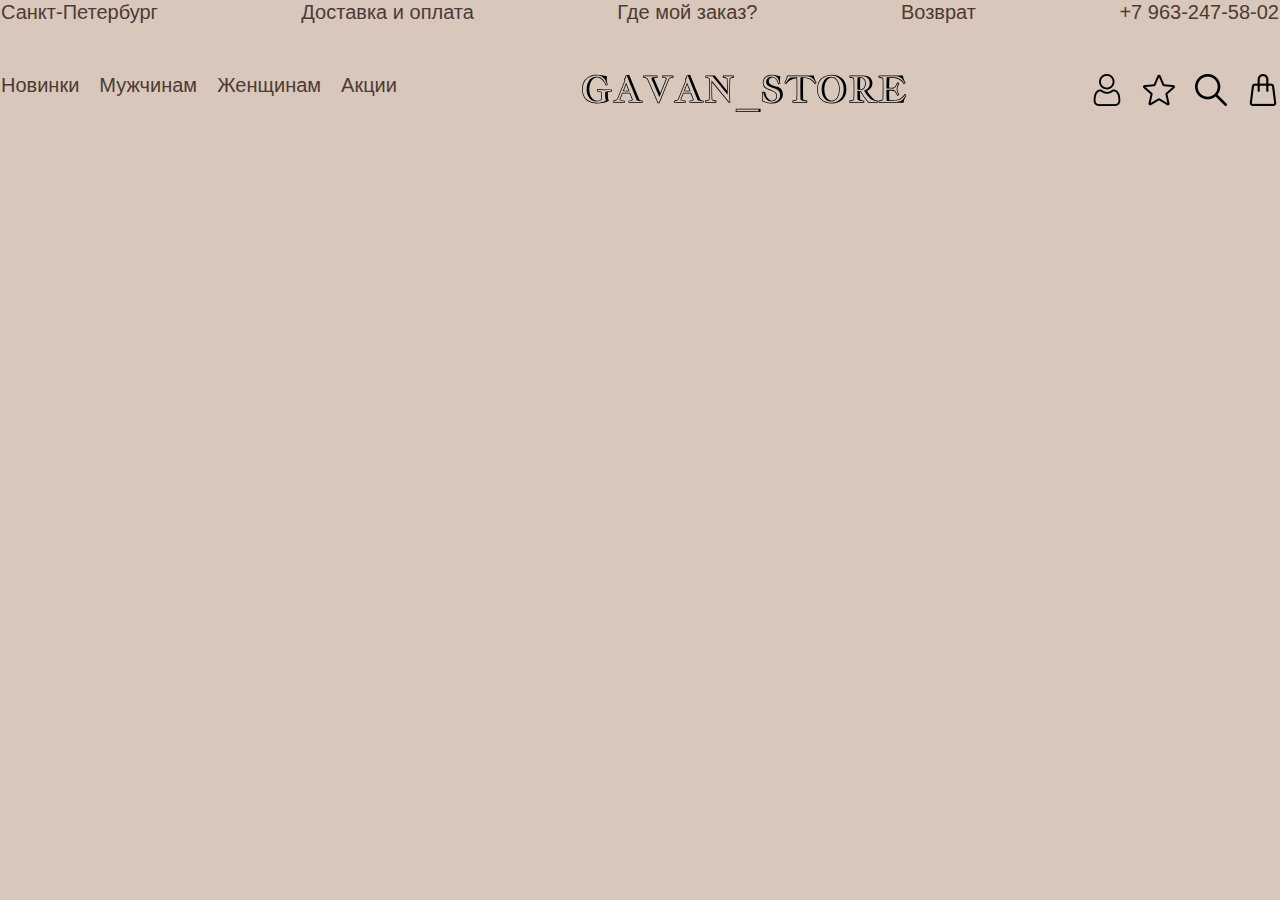
<file: Gordeev/my_project/goods.html>
<!DOCTYPE html>
<html lang="en">
<head>
    <meta charset="UTF-8">
    <meta name="viewport" content="width=device-width, initial-scale=1.0">
    <title>Document</title>
    <link rel="stylesheet" href="css/goods__css.css">
</head>
<body>
    <header class="header">
        <div class="container">
          <!-- <section class="container"> -->
          <div class="header__top">
            <li>
              <address>Санкт-Петербург</address>
            </li>
            <li><a href="#">Доставка и оплата</a></li>
            <li><a href="my__order.html">Где мой заказ?</a></li>
            <li><a href="#">Возврат</a></li>
            <li><a href="tel:+79632475802">+7 963-247-58-02</a></li>
          </div>
    
          <div class="header__end">
            <div class="header__end-left">
    
              <li><a href="#">Новинки</a></li>
              <li><a href="#">Мужчинам</a></li>
              <li><a href="#">Женщинам</a></li>
              <li><a href="#">Акции</a></li>
    
            </div>
            <img src="img/GAVAN_STORE.svg" alt="GAVAN_STORE">
            <div class="header__end-right">
    
              <a href="#">
                <li><img class="header__icon" src="img/icon/user6.svg" alt="user"></li>
              </a>
              <a href="#">
                <li><img class="header__icon" src="img/icon/star6.svg" alt="star"></li>
              </a>
              <a href="#">
                <li><img class="header__icon" src="img/icon/loupe6.svg" alt="loupe"></li>
              </a>
              <a href="#">
                <li><img class="header__icon" src="img/icon/free-icon-shopping-bag-40090371.svg" alt="user"></li>
              </a>
            </div>
          </div>
        </div>
      </header>
      <section class="filters">
        
      </section>
    </body>

</html>
</file>
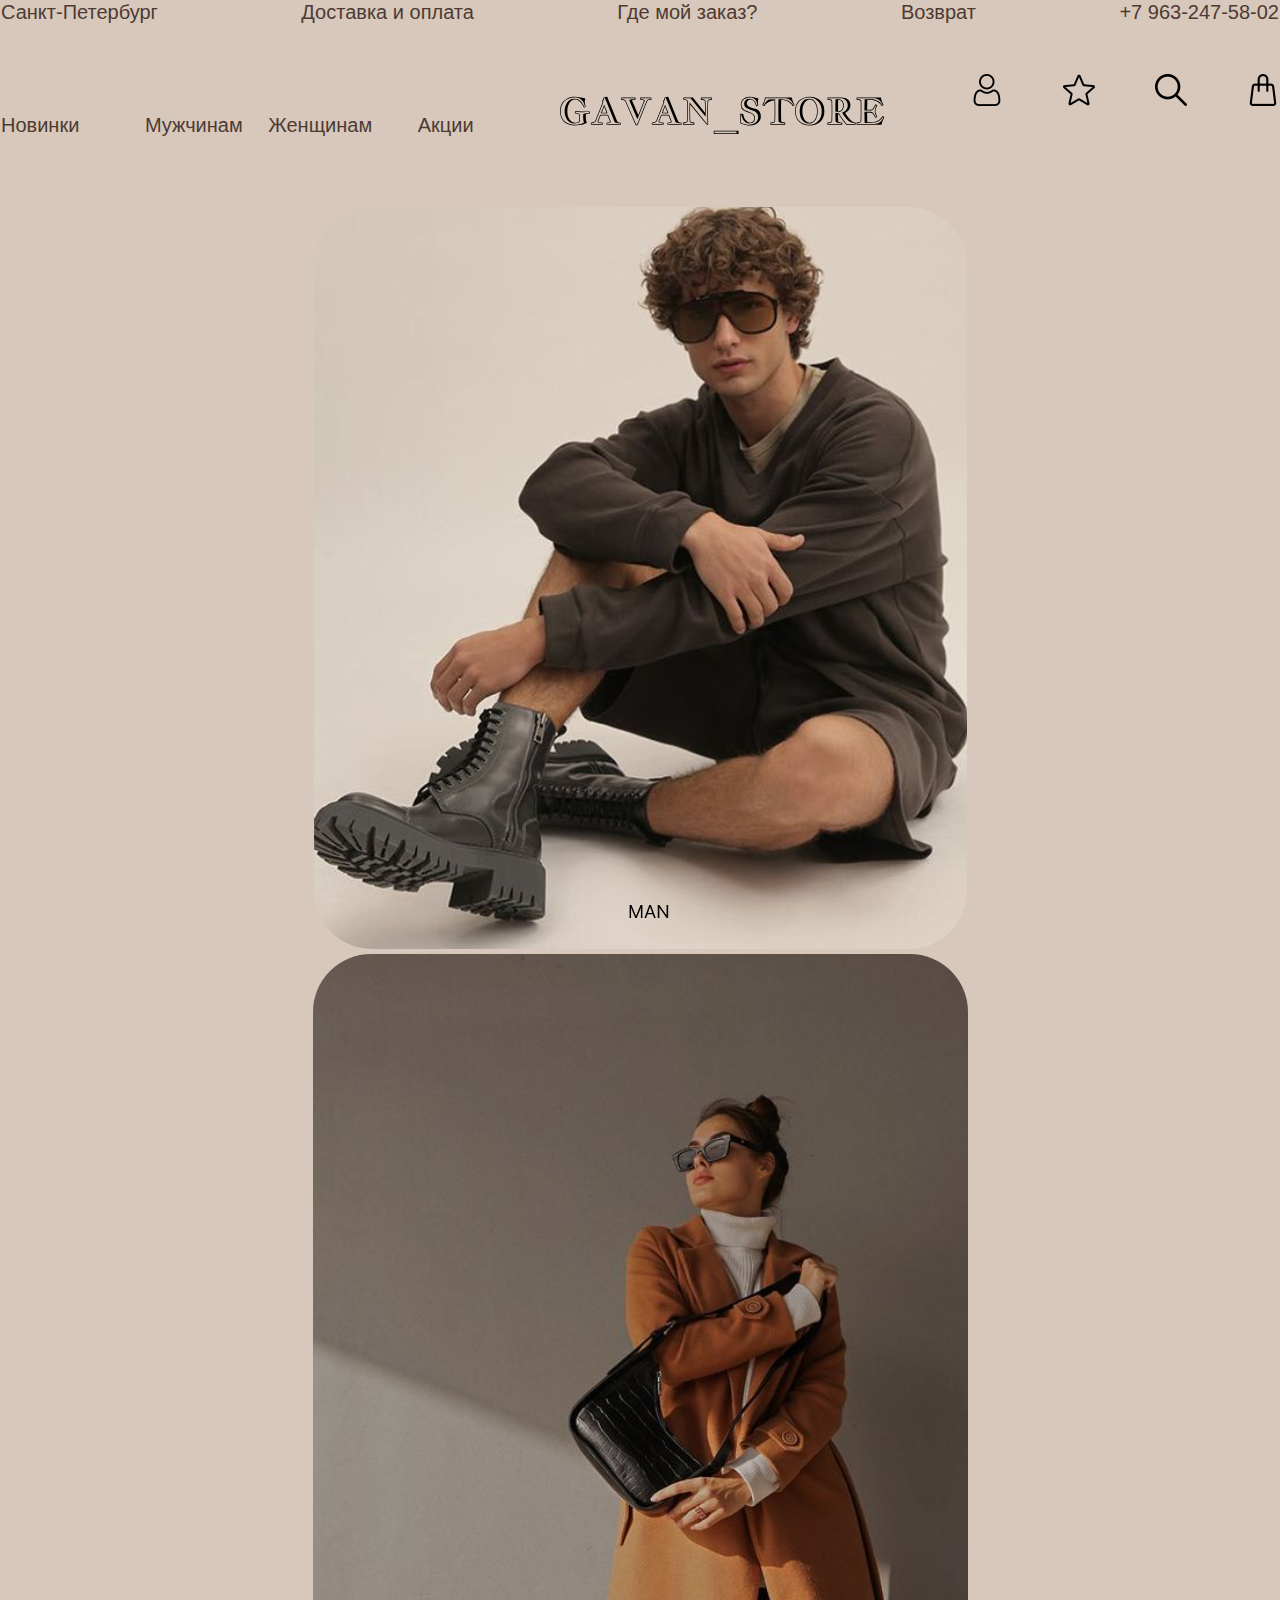
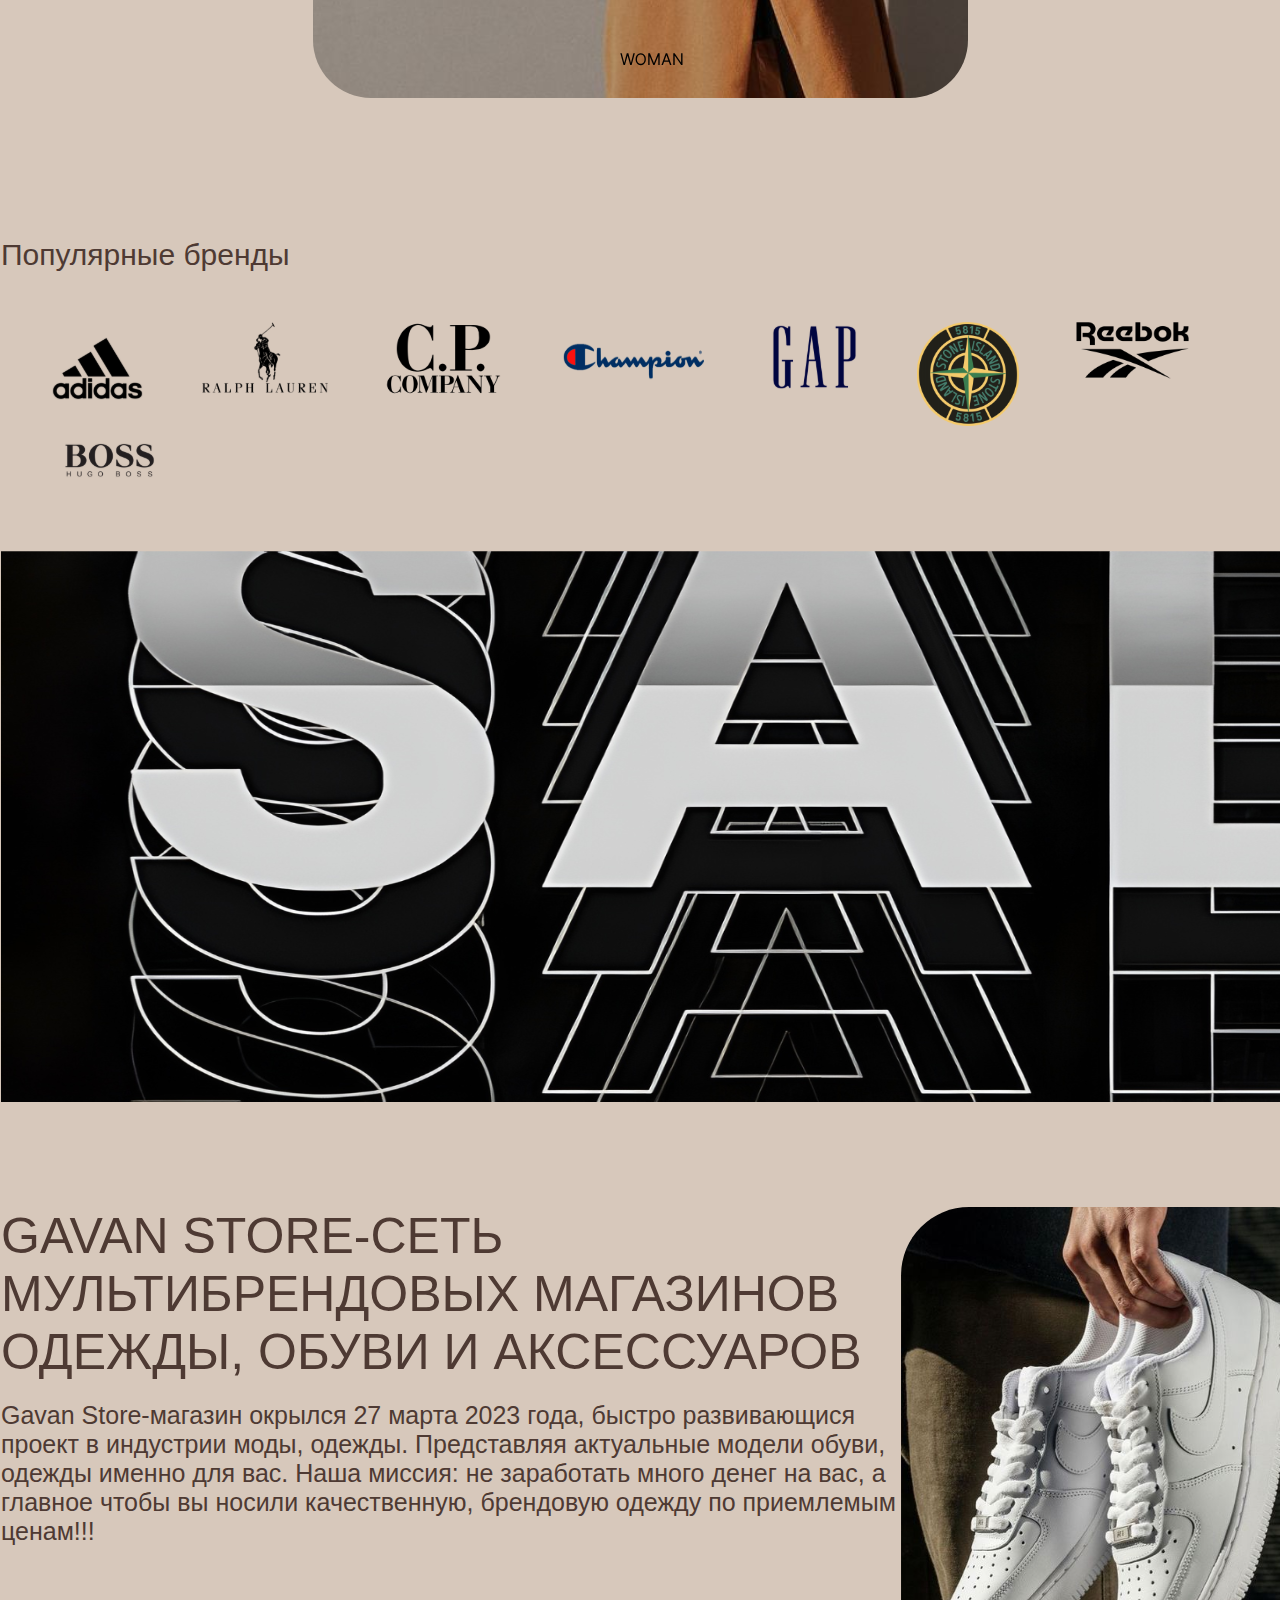
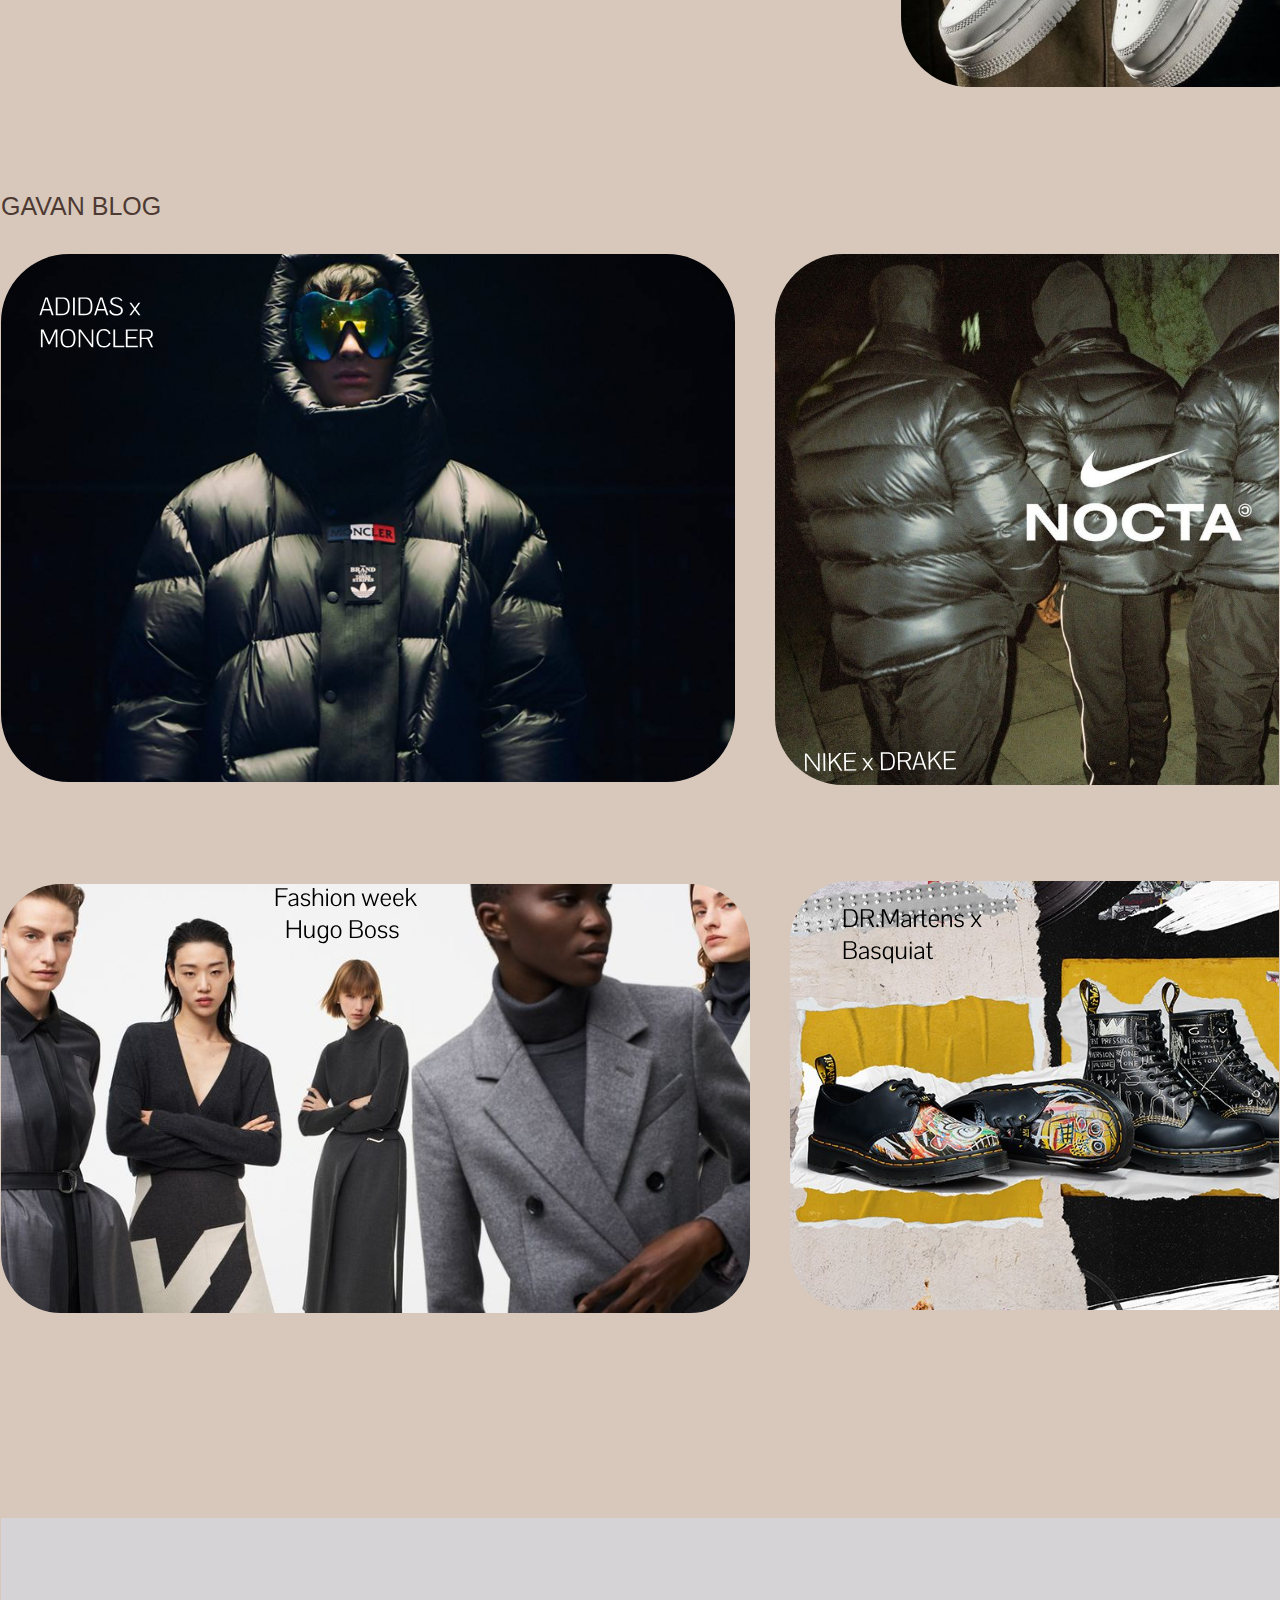
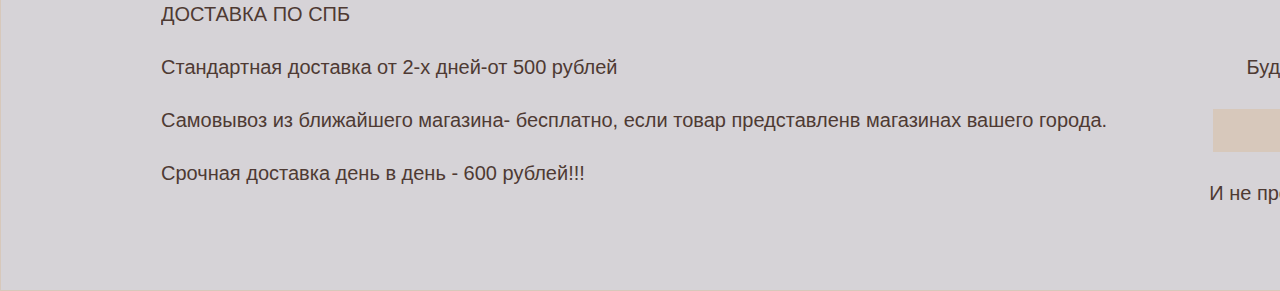
<file: Gordeev/my_project/main.html>
<!DOCTYPE html>
<html lang="en">

<head>
  <meta charset="UTF-8">
  <meta name="viewport" content="width=device-width, initial-scale=1.0">
  <title>Document</title>
  <link rel="stylesheet" href="css/main_css.css">
</head>

<body>
  <header class="header">
    <div class="container">
      <!-- <section class="container"> -->
      <div class="header__top">
        <li>
          <address>Санкт-Петербург</address>
        </li>
        <li><a href="#">Доставка и оплата</a></li>
        <li><a href="my__order.html">Где мой заказ?</a></li>
        <li><a href="#">Возврат</a></li>
        <li><a href="tel:+79632475802">+7 963-247-58-02</a></li>
      </div>

      <div class="header__end">
        <div class="header__end-left">
          <nav>
          <a href="#">Новинки</a>
          <div class="dropdown">
            <button class="mainmenubtn">Мужчинам</button>
            <div class="dropdown-child">
              <a href="#">Подраздел 1</a>
              <a href="#">Подраздел 2</a>
              <a href="#">Подраздел 3</a>
              <a href="#">Подраздел 4</a>
              <a href="#">Подраздел 5</a>
            </div>
          </div>
          <a href="#">Женщинам</a>
          <a href="#">Акции</a>
          </nav>
        </div>
        <img src="img/GAVAN_STORE.svg" alt="GAVAN_STORE">
        <div class="header__end-right">

          <a href="#">
            <li><img class="header__icon" src="img/icon/user6.svg" alt="user"></li>
          </a>
          <a href="#">
            <li><img class="header__icon" src="img/icon/star6.svg" alt="star"></li>
          </a>
          <a href="#">
            <li><img class="header__icon" src="img/icon/loupe6.svg" alt="loupe"></li>
          </a>
          <a href="#">
            <li><img class="header__icon" src="img/icon/free-icon-shopping-bag-40090371.svg" alt="user"></li>
          </a>

        </div>
      </div>

    </div>
  </header>

  <section class="cover">
    <div class="container container__img">
      <div class="cover__images">
        <a href="#"><img src="img/contentImg/Group1.svg" alt=""></a>
      </div>
      <div class="cover__images">
        <a href="#"><img src="img/contentImg/Group2.svg" alt=""></a>
      </div>
    </div>
  </section>

  <section class="icon__brends">
    <div class="container icon">
      <h2 class="popular__brands">Популярные бренды</h2>
      <div class="logo">
        <a href="#"><img src="img/contentImg/70251.svg" alt=""></a>
        <a href="#"><img src="img/contentImg/1662119817_copyofralphlaurenlogo11.svg" alt=""></a>
        <a href="#"><img src="img/contentImg/C.P._Company_logo.svg" alt=""></a>
        <a href="#"><img src="img/contentImg/Champion_Usa_logo.svg" alt=""></a>
        <a href="#"><img src="img/contentImg/GAP_Logo.svg" alt=""></a>
        <a href="#"><img src="img/contentImg/logo_stone_island-296x300.svg" alt=""></a>
        <a href="#"><img src="img/contentImg/Reebok_2019_logo.svg" alt=""></a>
        <a href="#"><img src="img/contentImg/logo-hugo-boss-2.svg" alt=""></a>
      </div>
    </div>
  </section>
  <section>
    <div class="background">
      <a href="" class="sale"><img src="img/contentImg/sale.svg" alt=""></a>
    </div>
  </section>

  <section class="descreption">
    <div>
      <h1 class="gavan_store">
        GAVAN STORE-СЕТЬ
        МУЛЬТИБРЕНДОВЫХ МАГАЗИНОВ
        ОДЕЖДЫ, ОБУВИ И АКСЕССУАРОВ
      </h1>
      <p class="text__gavan_store">
        Gavan Store-магазин окрылся 27 марта 2023 года,
        быстро развивающися проект в индустрии моды, одежды.
        Представляя актуальные модели обуви, одежды именно для вас.
        Наша миссия: не заработать много денег на вас, а главное
        чтобы вы носили качественную,
        брендовую одежду по приемлемым ценам!!!
      </p>
    </div>
    <div><img src="img/contentImg/main__photo.svg" alt="" class="main__photo"></div>
  </section>

  <section class="container blog">
    <div class="blog__header">
      <h2 class="blog__h">GAVAN BLOG</h2>
      <div class="blog__image__header">
        <a href="#"><img src="img/blog/1tema.svg" alt=""></a>
        <a href="#"><img src="img/blog/2item.svg" alt=""></a>
      </div>

      <div class="blog__image__footer">
        <a href="#"><img src="img/blog/3item.svg" alt=""></a>
        <a href="#"><img src="img/blog/4item.svg" alt=""></a>
      </div>
    </div>
  </section>

  <footer class="footer">
    <div class="container">
      <div class="footer_container">
       <div class="footer__first">
          <h3>
            ДОСТАВКА ПО СПБ
          </h3>
          <span>Стандартная доставка от 2-х дней-от 500 рублей</span>
          <span>Самовывоз из ближайшего магазина- бесплатно, если товар представленв магазинах вашего города.</span>
          <span>Срочная доставка день в день - 600 рублей!!!</span>  
      </div>
      <div class="footer__second">
        <h4>ПОДПИШИТЕСЬ НА РАССЫЛКУ</h4>
        <span>Будьте в курсе всех распродаж, акций и новостей!!!</span>
        <input type="text" class="bar" placeholder ="Ваш email @">
        <span>И не пропускайте свежие посты в наших социальных сетях</span>
        <div class="footer__social">
          <a href="https://instagram.com/gavan.store?igshid=YmMyMTA2M2Y="><img src="img/telegram__instagram/instagram.svg" alt=""></a>
          <a href="https://t.me/gavan_store"><img src="img/telegram__instagram/telegram.svg" alt=""></a>
        </div>
      </div>
    </div>

  </footer>


</body>

</html>



 <!-- <ul class="ul__footer__first">
          <li>
            <a href="#">ДОСТАВКА ПО СПБ</a>
          </li>
          <li>
            <a href="#">Стандартная доставка от 2 дней - от 500 руб.</a>
          </li>
          <li>
            <a href="#">
              Самовывоз из ближайшего магазина- бесплатно, если товар
              представленв магазинах вашего города.
            </a>
          </li>
          <li>
            <a href="#">Срочная доставка день в день - 600 рублей!!!</a>
          </li>
        </ul> -->
  
        <!-- <ul class="ul__footer__second">
          <li>
            <a href="#">ПОДПИШИТЕСЬ НА РАССЫЛКУ</a>
          </li>
          <li>
            <a href="#">Будьте в курсе всех рапродаж, акций и новостей!!!</a>
          </li>
          <li>
              <input type="text" placeholder="Ваш email @">
          </li>
          <li>
            <a href="#">И не пропускайте свежие посты в наших социальных сетях</a>
          </li>
        </ul>   
      </div>
      <div class="footer__socil">
        <a href="https://instagram.com/gavan.store?igshid=YmMyMTA2M2Y="><img src="img/telegram__instagram/instagram.svg" alt=""></a>
        <a href="https://t.me/gavan_store"><img src="img/telegram__instagram/telegram.svg" alt=""></a>
      </div>
    -->
</file>
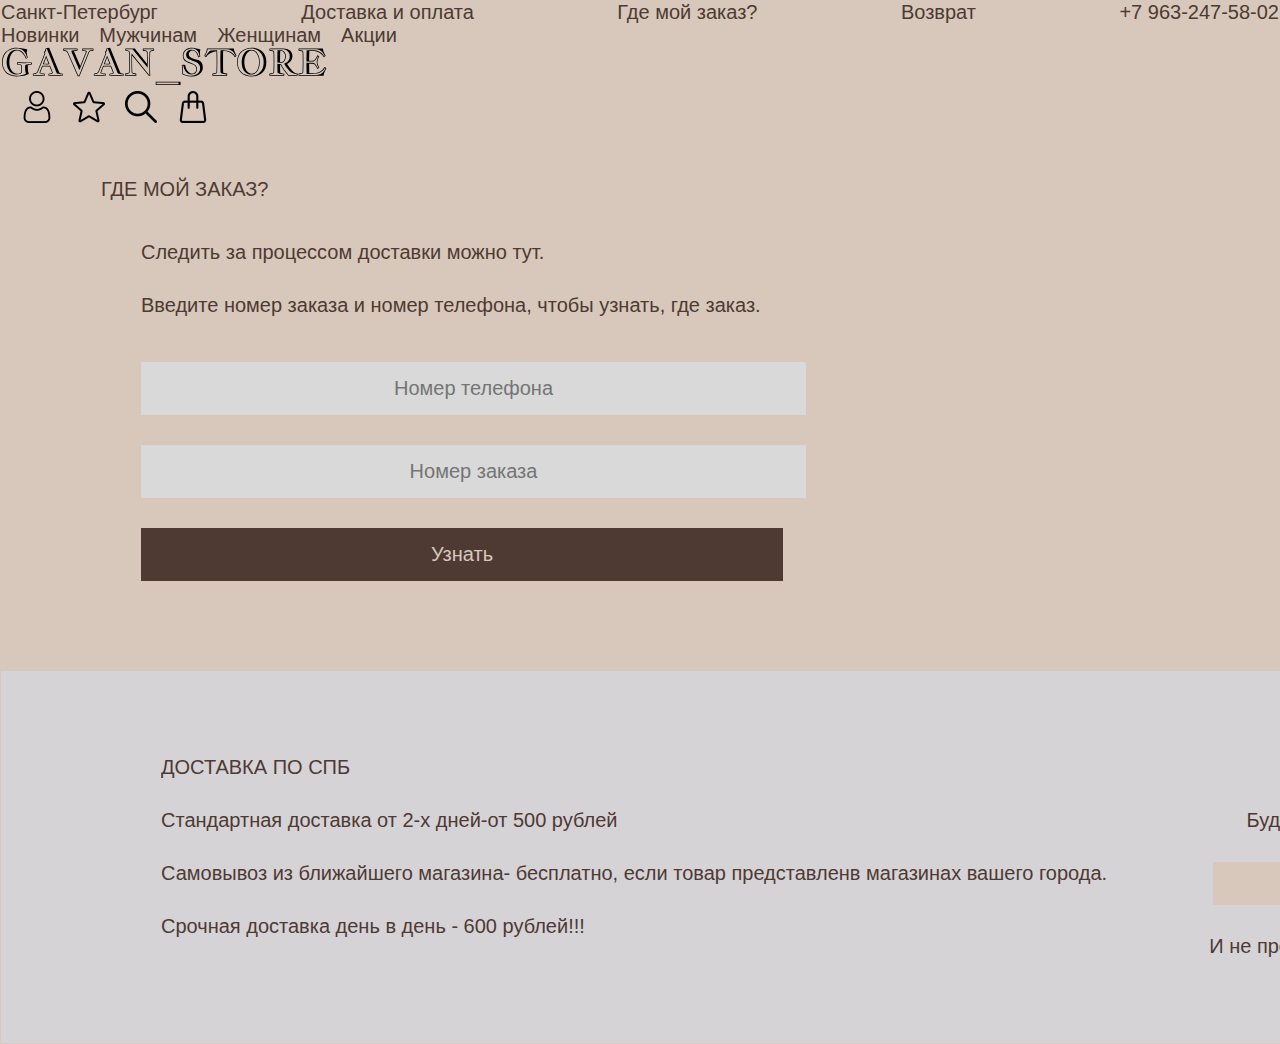
<file: Gordeev/my_project/my__order.html>
<!DOCTYPE html>
<html lang="en">
<head>
    <meta charset="UTF-8">
    <meta http-equiv="X-UA-Compatible" content="IE=edge">
    <meta name="viewport" content="width=device-width, initial-scale=1.0">
    <title>Document</title>
    <link rel="stylesheet" href="css/order.css">
</head>
<body>
    <header class="header">
    <div class="container">
      <!-- <section class="container"> -->
      <div class="header__top">
        <li>
          <address>Санкт-Петербург</address>
        </li>
        <li><a href="#">Доставка и оплата</a></li>
        <li><a href="#">Где мой заказ?</a></li>
        <li><a href="#">Возврат</a></li>
        <li><a href="tel:+79632475802">+7 963-247-58-02</a></li>
      </div>

      <div class="header__end">
        <div class="header__end-left">

          <li><a href="#">Новинки</a></li>
          <li><a href="#">Мужчинам</a></li>
          <li><a href="#">Женщинам</a></li>
          <li><a href="#">Акции</a></li>

        </div>
        <img src="img/GAVAN_STORE.svg" alt="GAVAN_STORE">
        <div class="header__end-right">

          <a href="#">
            <li><img class="header__icon" src="img/icon/user6.svg" alt="user"></li>
          </a>
          <a href="#">
            <li><img class="header__icon" src="img/icon/star6.svg" alt="star"></li>
          </a>
          <a href="#">
            <li><img class="header__icon" src="img/icon/loupe6.svg" alt="loupe"></li>
          </a>
          <a href="#">
            <li><img class="header__icon" src="img/icon/free-icon-shopping-bag-40090371.svg" alt="user"></li>
          </a>
        </div>
      </div>
    </div>
  </header>
  <section class="were__order">
    <div class="container order">
    <div class="order__title">
        <h1>ГДЕ МОЙ ЗАКАЗ?</h1>
    </div>
    
    <div class="order__text">
        <p>
        Следить за процессом доставки можно тут.
        </p>
        <p>Введите номер заказа и номер телефона, чтобы узнать, где заказ.</p>
    </div>

    <div class="input">
        <input type="text" class="first__input" placeholder="Номер телефона">
        <input type="text" class="second__input" placeholder="Номер заказа">
        <button class="button">Узнать</button>
    </div>
    </div>
  </section>
  
  <footer class="footer">
    <div class="container">
      <div class="footer_container">
       <div class="footer__first">
          <h3> 
            ДОСТАВКА ПО СПБ
          </h3>
          <span>Стандартная доставка от 2-х дней-от 500 рублей</span>
          <span>Самовывоз из ближайшего магазина- бесплатно, если товар представленв магазинах вашего города.</span>
          <span>Срочная доставка день в день - 600 рублей!!!</span>  
      </div>
      <div class="footer__second">
        <h4>ПОДПИШИТЕСЬ НА РАССЫЛКУ</h4>
        <span>Будьте в курсе всех распродаж, акций и новостей!!!</span>
        <input type="text" class="bar" placeholder ="Ваш email @">
        <span>И не пропускайте свежие посты в наших социальных сетях</span>
        <div class="footer__social">
          <a href="https://instagram.com/gavan.store?igshid=YmMyMTA2M2Y="><img src="img/telegram__instagram/instagram.svg" alt=""></a>
          <a href="https://t.me/gavan_store"><img src="img/telegram__instagram/telegram.svg" alt=""></a>
        </div>
      </div>
    </div>

  </footer>
</body>
</html>
</file>
<file: Gordeev/my_project/css/goods__css.css>
* {
    margin: 0;
    padding: 0;
    box-sizing: border-box;
    font: 20px "Pontano Sans", sans-serif;
    color: #4E3A33;
}

body{
    border: 1px solid #D7C8BB;
    background: #D7C8BB;
}

.container {
    margin:0 auto;
    max-width: 1600px; 
    overflow: hidden;
}

.header__top
{ 
    display: flex;
    justify-content: space-between;
    list-style-type: none;
    font-size: 20px;
    /* margin: 0px 165px; */
}

li a {
    margin-right: 40px;
    text-decoration: none;
    list-style-type: none;
    color: #4E3A33;; 
}

a:last-child {
    margin-right: 0; 
}

.header__end {
    display: flex;
    justify-content: space-between;
    margin-top: 50px;
}

.header__end-left, .header__end-right 
{ 
    display: flex;
    justify-content: flex-start;
    list-style-type: none;
    font-size: 20px;
}

.header__icon
{
    height:32px;
}

.header__end-left li {
    margin-right: 20px;
} 

.header__end-right li {
    margin-left: 20px;
}
</file>
<file: Gordeev/my_project/css/main_css.css>
* {
    margin: 0;
    padding: 0;
    box-sizing: border-box;
    font: 20px "Pontano Sans", sans-serif;
    color: #4E3A33;
}

body{
    border: 1px solid #D7C8BB;
    background: #D7C8BB;
}

.container {
    margin:0 auto;
    max-width: 1600px; 
    overflow: hidden;
}

.header__top
{ 
    display: flex;
    justify-content: space-between;
    list-style-type: none;
    font-size: 20px;
    /* margin: 0px 165px; */
}

 a {
    margin-right: 40px;
    text-decoration: none;
    list-style-type: none;
    color: #4E3A33;
}

a:last-child {
    margin-right: 0; 
}

.header__end {
    display: flex;
    justify-content: space-between;
    margin-top: 50px;
}

.header__end-left, .header__end-right 
{ 
    display: flex;
    justify-content: flex-start;
    list-style-type: none;
    font-size: 20px;
}

.header__icon
{
    height:32px;
}

.header__end-left nav {
    margin-right: 20px;
} 
.mainmenubtn {
    background-color: #D7C8BB;
    color: #4E3A33;
    border: none;
    cursor: pointer;
    padding:20px;
    margin-top:20px;
}


.dropdown {
    display: inline-block;
}

.mainmenubtn:hover {
    display: block;
    background-color: red;
    color: white;
}

.dropdown-child {
    display: none;
    background-color: black;
    min-width: 200px;
}
.dropdown-child a {
    color: white;
    padding: 20px;
    text-decoration: none;
    display: block;
}
.dropdown .mainmenubtn:hover .dropdown-child {
    display: block;
    position: absolute;
    z-index:200;
   
}




.header__end-right li {
    margin-left: 20px;
}

.container__img
{
    /* margin: 50px 260px 95px 260px; */

    display: flex;
    flex-wrap: wrap;
    justify-content:  space-evenly;
    padding: 50px;
    max-width: 1600px;

}

.popular__brands
{
    
    /* display: flex; */
    /* flex-flow: row wrap;
    justify-content: space-between; */
    font-size: 30px;
    padding-top: 85px;
}

.logo
{
    padding: 50px;
    display: flex;
    flex-flow: row wrap;
    justify-content: space-between;
}


.background {
    margin: 0 auto;
    max-width: 1920px;
}




.text__gavan_store
{
    padding-top: 20px;
    width: 900px;
    font-size:25px; ;
    /* word-break: break-all; */
    gap: 10 px;
}

.gavan_store {
    font-size: 50px;


}

.descreption {
    margin: 100px auto;
    max-width: 1600px;
    display: flex;
    justify-content: space-between;
}

.main__photo {
    width: 440px;
    height: 480px;
}

.blog__h
{
    font-size: 25px;
}

.blog__image__header
{
    display: flex;
    justify-content: space-evenly;
    padding-top: 33px;
}

.blog__image__footer
{
    display: flex;
    justify-content: space-evenly;
    padding-top: 90px;
    margin-bottom: 200px;
}

.footer
{   
    padding-top: 85px;
    background-color: #D6D3D7 ;
    margin: 0 auto;
    width: 1920px;
}

.footer__first
{  
    display: flex;
    
    list-style-type: none;
    flex-direction: column;
    gap: 30px;
    text-align: left;
    
}

.footer__second
{
    display: flex;
    list-style-type: none;
    flex-direction: column;
    gap: 30px;
    align-items: center;
    
}

.footer_container {
    display: flex;
    justify-content: space-between;
}

.footer__social
{   display: flex;
    gap: 50px;

}

.bar
{
 font: 20px "Pontano Sans Light";  
 background-color:#D7C8BB;
 border: none;
 padding: 10px 150px;
 text-align: center;
}
.bar:focus {
    outline: none;
    
}
</file>
<file: Gordeev/my_project/css/order.css>
* {
    margin: 0;
    padding: 0;
    box-sizing: border-box;
    font: 20px "Pontano Sans", sans-serif;
    color: #4E3A33;
}

body{
    border: 1px solid #D7C8BB;
    background: #D7C8BB;
}

.container {
    margin:0 auto;
    max-width: 1600px; 
    overflow: hidden;
}

.header__top
{ 
    display: flex;
    justify-content: space-between;
    list-style-type: none;
    font-size: 20px;
    /* margin: 0px 165px; */
}

li a {
    margin-right: 40px;
    text-decoration: none;
    list-style-type: none;
    color: #4E3A33;
}

a:last-child {
    margin-right: 0; 
}

.header__end-left, .header__end-right 
{ 
    display: flex;
    justify-content: flex-start;
    list-style-type: none;
    font-size: 20px;
}

.header__icon
{
    height:32px;
}

.header__end-left li {
    margin-right: 20px;
} 

.header__end-right li {
    margin-left: 20px;
}

.order__title{
    padding-top:50px;
    padding-left:100px;

}

.order__text
{   
    padding-top: 40px;
    padding-left: 140px;
}
.order__text p:first-child
{
    padding-bottom: 30px;
}
.input{
    flex-wrap: wrap;
    width:200px ;
    padding-top: 45px;
    padding-left:140px;
}

.second__input, .first__input
{
    padding:15px 200px ;
    
    text-align: center;
    border:none;
    font:"Portano Sans Light";
    background-color:#D9D9D9;
    outline: none;
}

.second__input{
    margin-top: 30px;
}

.button{
    padding:15px 290px ;
    margin-top: 30px;
    text-align: center;
    border:none;
    font:"Portano Sans Light";
    background-color: #4E3A33;
    outline: none;
    color: #D7C8BB;
}


.footer
{   
    padding-top: 85px;
    background-color: #D6D3D7 ;
    margin: 90px auto 0px auto;
    width: 1920px;
}

.footer__first
{  
    display: flex;
    
    list-style-type: none;
    flex-direction: column;
    gap: 30px;
    text-align: left;
    
}

.footer__second
{
    display: flex;
    list-style-type: none;
    flex-direction: column;
    gap: 30px;
    align-items: center;
    
}

.footer_container {
    display: flex;
    justify-content: space-between;
}

.footer__social
{   display: flex;
    gap: 50px;

}

.bar
{
 font: 20px "Pontano Sans Light";  
 background-color:#D7C8BB;
 border: none;
 padding: 10px 150px;
 text-align: center;
}
.bar:focus {
    outline: none;
    
}
</file>
